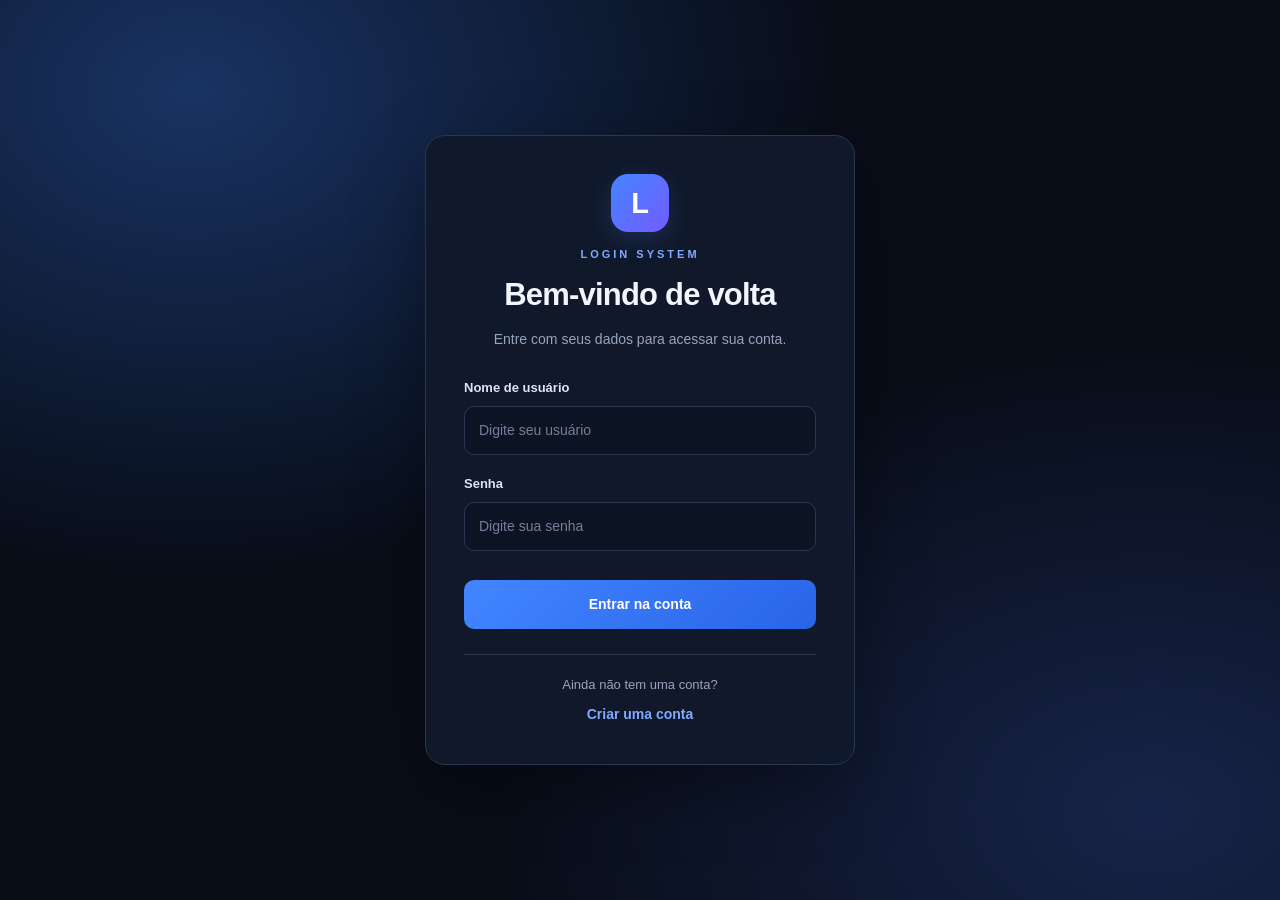
<file: index.html>
<!DOCTYPE html>
<html lang="pt-BR">
<head>
  <meta charset="UTF-8">
  <meta name="viewport" content="width=device-width, initial-scale=1.0">
  <meta name="description" content="Acesse sua conta no Login System.">
  <title>Entrar | Login System</title>
  <link rel="stylesheet" href="style.css">
</head>

<body>
  <main class="container">
    <header>
      <div class="brand-icon" aria-hidden="true">L</div>
      <p class="brand-name">LOGIN SYSTEM</p>
      <h1>Bem-vindo de volta</h1>
      <p class="subtitle">Entre com seus dados para acessar sua conta.</p>
    </header>

    <form id="loginForm">
      <div class="form-group">
        <label for="loginUser">Nome de usuário</label>
        <input
          id="loginUser"
          name="username"
          type="text"
          placeholder="Digite seu usuário"
          autocomplete="username"
          required
        >
      </div>

      <div class="form-group">
        <label for="loginPass">Senha</label>
        <input
          id="loginPass"
          name="password"
          type="password"
          placeholder="Digite sua senha"
          autocomplete="current-password"
          required
        >
      </div>

      <button type="submit">Entrar na conta</button>
      <p id="msg" role="alert" aria-live="polite"></p>
    </form>

    <footer>
      <p>Ainda não tem uma conta?</p>
      <a href="register.html">Criar uma conta</a>
    </footer>
  </main>

  <script src="utils.js"></script>
  <script src="script.js"></script>
  <script>
    document.getElementById("loginForm").addEventListener("submit", function (event) {
      event.preventDefault();
      login();
    });
  </script>
</body>
</html>
</file>
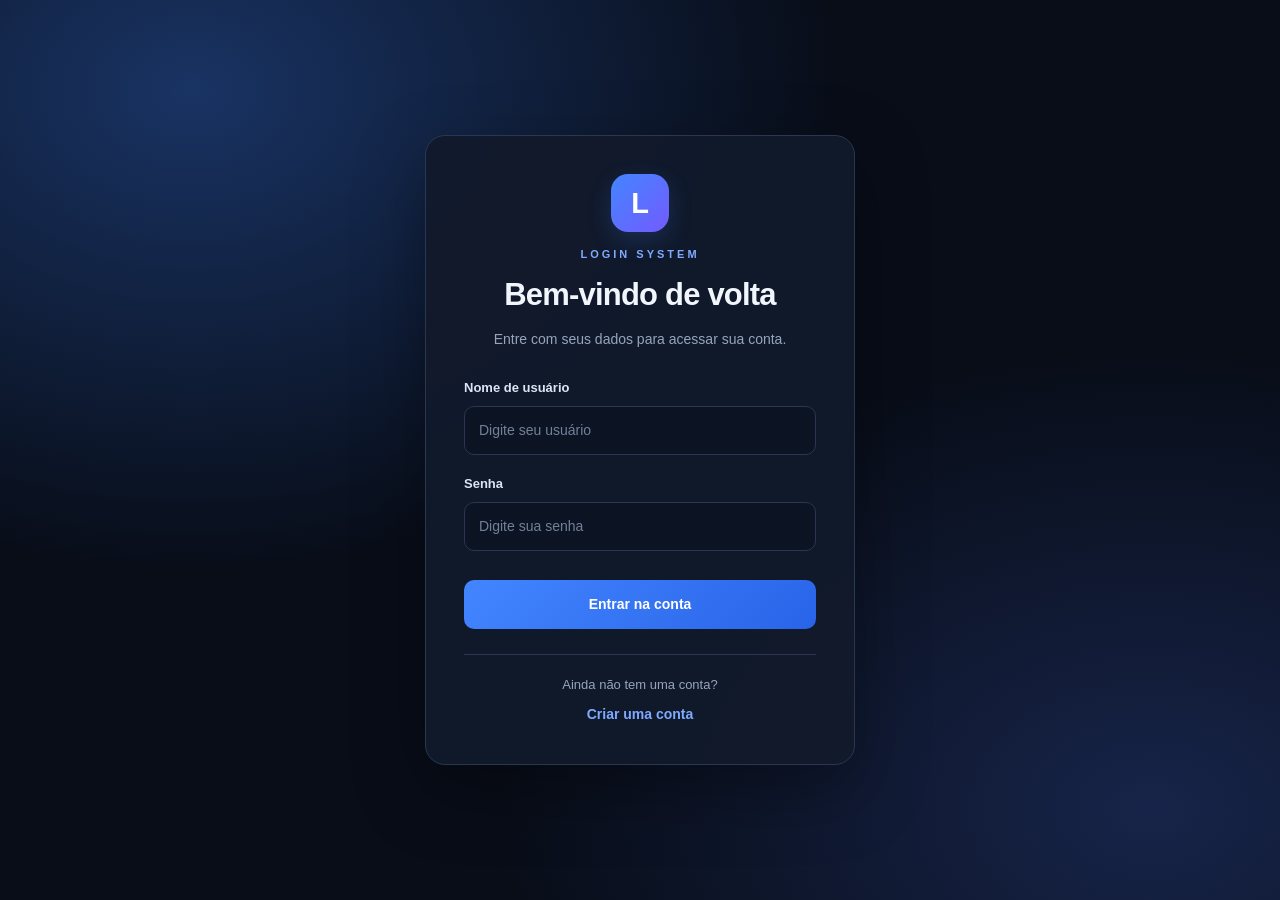
<file: dashboard.html>
<!DOCTYPE html>
<html lang="pt-br">
<head>
<meta charset="UTF-8">
<title>Dashboard</title>
<link rel="stylesheet" href="style.css">
</head>

<body>

<div class="container">
<h2 id="welcome"></h2>
<p id="lastLogin"></p>

<a href="profile.html">Perfil</a>

<br><br>

<button onclick="logout()">Sair</button>
</div>

<script src="utils.js"></script>
<script src="script.js"></script>

</body>
</html>
</file>
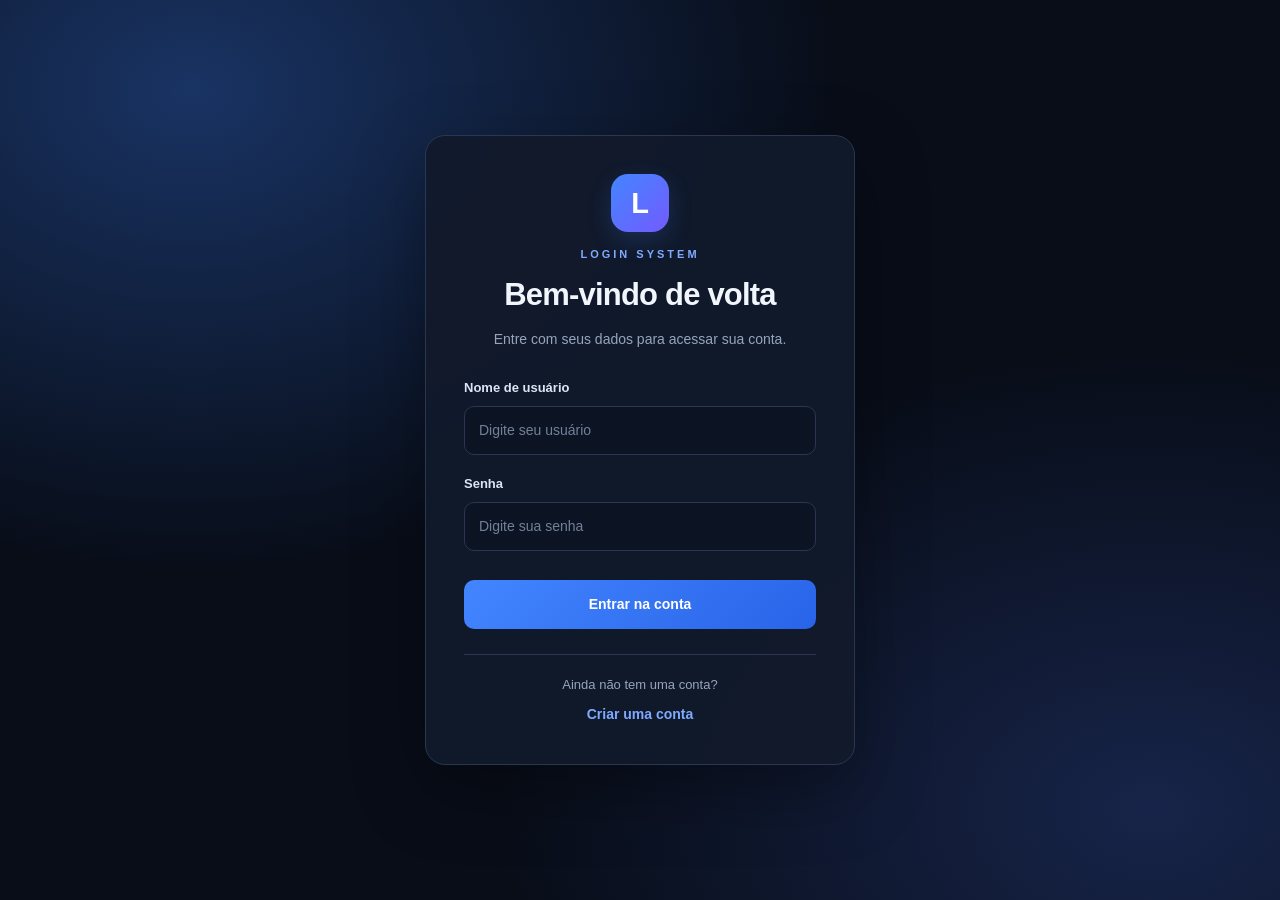
<file: profile.html>
<!DOCTYPE html>
<html lang="pt-br">
<head>
<meta charset="UTF-8">
<title>Perfil</title>
<link rel="stylesheet" href="style.css">
</head>

<body>

<div class="container">
<h2>Perfil</h2>

<p id="username"></p>
<p id="created"></p>
<p id="lastLogin"></p>

<button onclick="toggleTheme()">Mudar Tema</button>
<button onclick="logout()">Sair</button>
</div>

<script src="utils.js"></script>
<script src="script.js"></script>

</body>
</html>
</file>
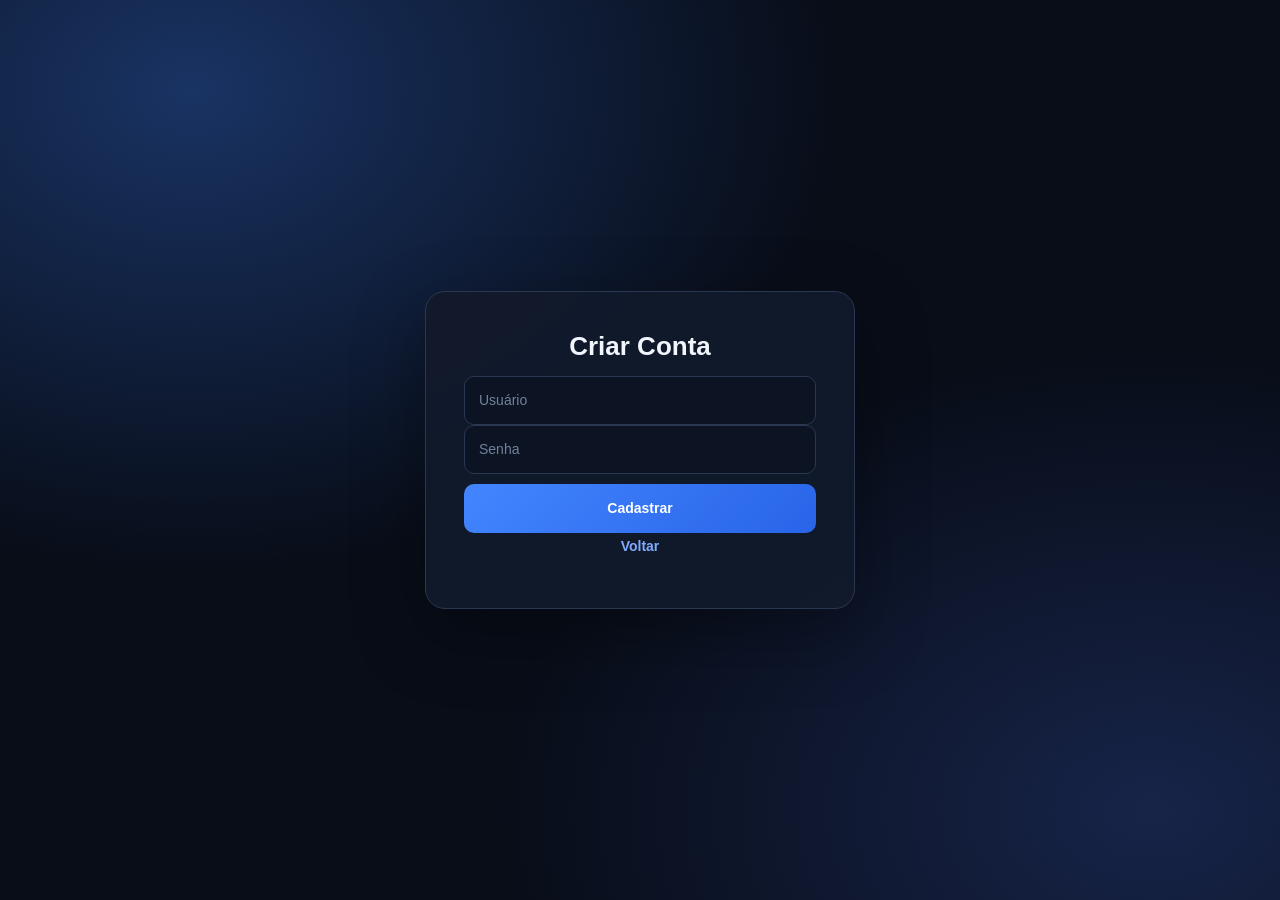
<file: register.html>
<!DOCTYPE html>
<html lang="pt-br">
<head>
<meta charset="UTF-8">
<title>Cadastro</title>
<link rel="stylesheet" href="style.css">
</head>

<body>

<div class="container">
<h2>Criar Conta</h2>

<input id="regUser" placeholder="Usuário">
<input id="regPass" type="password" placeholder="Senha">

<button onclick="register()">Cadastrar</button>

<p><a href="index.html">Voltar</a></p>

<p id="msg"></p>
</div>

<script src="utils.js"></script>
<script src="script.js"></script>

</body>
</html>
</file>
<file: style.css>
:root {
  --bg: #080d18;
  --card: #111a2b;
  --border: #293750;
  --primary: #4385ff;
  --primary-hover: #2f70ed;
  --text: #f1f5fc;
  --muted: #96a5bd;
  --danger: #ff7777;
}

* {
  box-sizing: border-box;
  margin: 0;
  padding: 0;
}

body {
  min-height: 100vh;
  padding: 32px 18px;
  display: flex;
  align-items: center;
  justify-content: center;
  background:
    radial-gradient(ellipse at 15% 10%, #193363 0%, transparent 42%),
    radial-gradient(ellipse at 90% 90%, #172449 0%, transparent 40%),
    var(--bg);
  color: var(--text);
  font-family: "Segoe UI", Arial, sans-serif;
  line-height: 1.6;
}

.container {
  width: 100%;
  max-width: 430px;
  padding: 38px;
  background: rgba(17, 26, 43, 0.96);
  border: 1px solid var(--border);
  border-radius: 20px;
  box-shadow: 0 24px 70px rgba(0, 0, 0, 0.35);
  text-align: center;
  animation: enter 0.4s ease;
}

@keyframes enter {
  from {
    opacity: 0;
    transform: translateY(12px);
  }
  to {
    opacity: 1;
    transform: translateY(0);
  }
}

.brand-icon {
  width: 58px;
  height: 58px;
  margin: 0 auto 14px;
  display: grid;
  place-items: center;
  border-radius: 17px;
  background: linear-gradient(135deg, #4385ff, #735bff);
  box-shadow: 0 8px 25px #4385ff30;
  color: white;
  font-size: 29px;
  font-weight: 800;
}

.brand-name {
  margin-bottom: 12px;
  color: #80aaff;
  font-size: 11px;
  font-weight: 800;
  letter-spacing: 3px;
}

h1, h2, h3 {
  margin-bottom: 12px;
  color: var(--text);
  line-height: 1.3;
}

h1 {
  font-size: clamp(25px, 5vw, 31px);
  letter-spacing: -0.8px;
}

h2 {
  font-size: 26px;
}

.subtitle {
  margin-bottom: 28px;
  color: var(--muted);
  font-size: 14px;
}

form {
  width: 100%;
  text-align: left;
}

.form-group {
  margin-bottom: 19px;
}

label {
  display: block;
  margin-bottom: 7px;
  color: #dce5f5;
  font-size: 13px;
  font-weight: 600;
}

input, select, textarea {
  display: block;
  width: 100%;
  min-height: 49px;
  padding: 12px 14px;
  border: 1px solid var(--border);
  border-radius: 10px;
  outline: none;
  background: #0c1423;
  color: var(--text);
  font: inherit;
  font-size: 14px;
  transition: border-color 0.2s, box-shadow 0.2s;
}

input::placeholder, textarea::placeholder {
  color: #71819a;
}

input:focus, select:focus, textarea:focus {
  border-color: var(--primary);
  box-shadow: 0 0 0 3px #4385ff25;
}

button {
  width: 100%;
  min-height: 49px;
  margin-top: 10px;
  padding: 12px 16px;
  border: none;
  border-radius: 10px;
  background: linear-gradient(135deg, #4385ff, #2864e8);
  color: #fff;
  font: inherit;
  font-size: 14px;
  font-weight: 700;
  cursor: pointer;
  transition: transform 0.2s, box-shadow 0.2s;
}

button:hover {
  transform: translateY(-1px);
  box-shadow: 0 8px 22px #4385ff35;
}

button:active {
  transform: translateY(0);
}

a {
  color: #80aaff;
  font-size: 14px;
  font-weight: 600;
  text-decoration: none;
}

a:hover {
  color: #b7ceff;
  text-decoration: underline;
}

footer {
  margin-top: 25px;
  padding-top: 20px;
  border-top: 1px solid var(--border);
}

footer p {
  margin-bottom: 5px;
  color: var(--muted);
  font-size: 13px;
}

#msg {
  margin-top: 12px;
  color: var(--danger);
  font-size: 13px;
  text-align: center;
  overflow-wrap: anywhere;
}

#msg:empty {
  display: none;
}

.container > p {
  margin-bottom: 12px;
  overflow-wrap: anywhere;
}

.container > a {
  display: inline-block;
  margin-top: 8px;
}

body.light {
  --bg: #f0f4fa;
  --card: #ffffff;
  --border: #d6dfed;
  --text: #17243a;
  --muted: #607089;
  background: radial-gradient(ellipse at top left, #dce9ff, transparent 50%), #f0f4fa;
  color: var(--text);
}

body.light .container {
  background: #ffffff;
  border-color: var(--border);
  box-shadow: 0 24px 60px #1d34581a;
}

body.light h1,
body.light h2,
body.light h3,
body.light label {
  color: var(--text);
}

body.light input,
body.light select,
body.light textarea {
  background: #f7f9fd;
  color: var(--text);
  border-color: var(--border);
}

body.light footer {
  border-color: var(--border);
}

body.light .subtitle,
body.light footer p {
  color: var(--muted);
}

body.light a {
  color: #245fc4;
}

@media (max-width: 480px) {
  body {
    padding: 18px 12px;
  }

  .container {
    padding: 28px 22px;
    border-radius: 16px;
  }
}

@media (prefers-reduced-motion: reduce) {
  *, *::before, *::after {
    animation: none !important;
    transition: none !important;
  }
}
</file>
